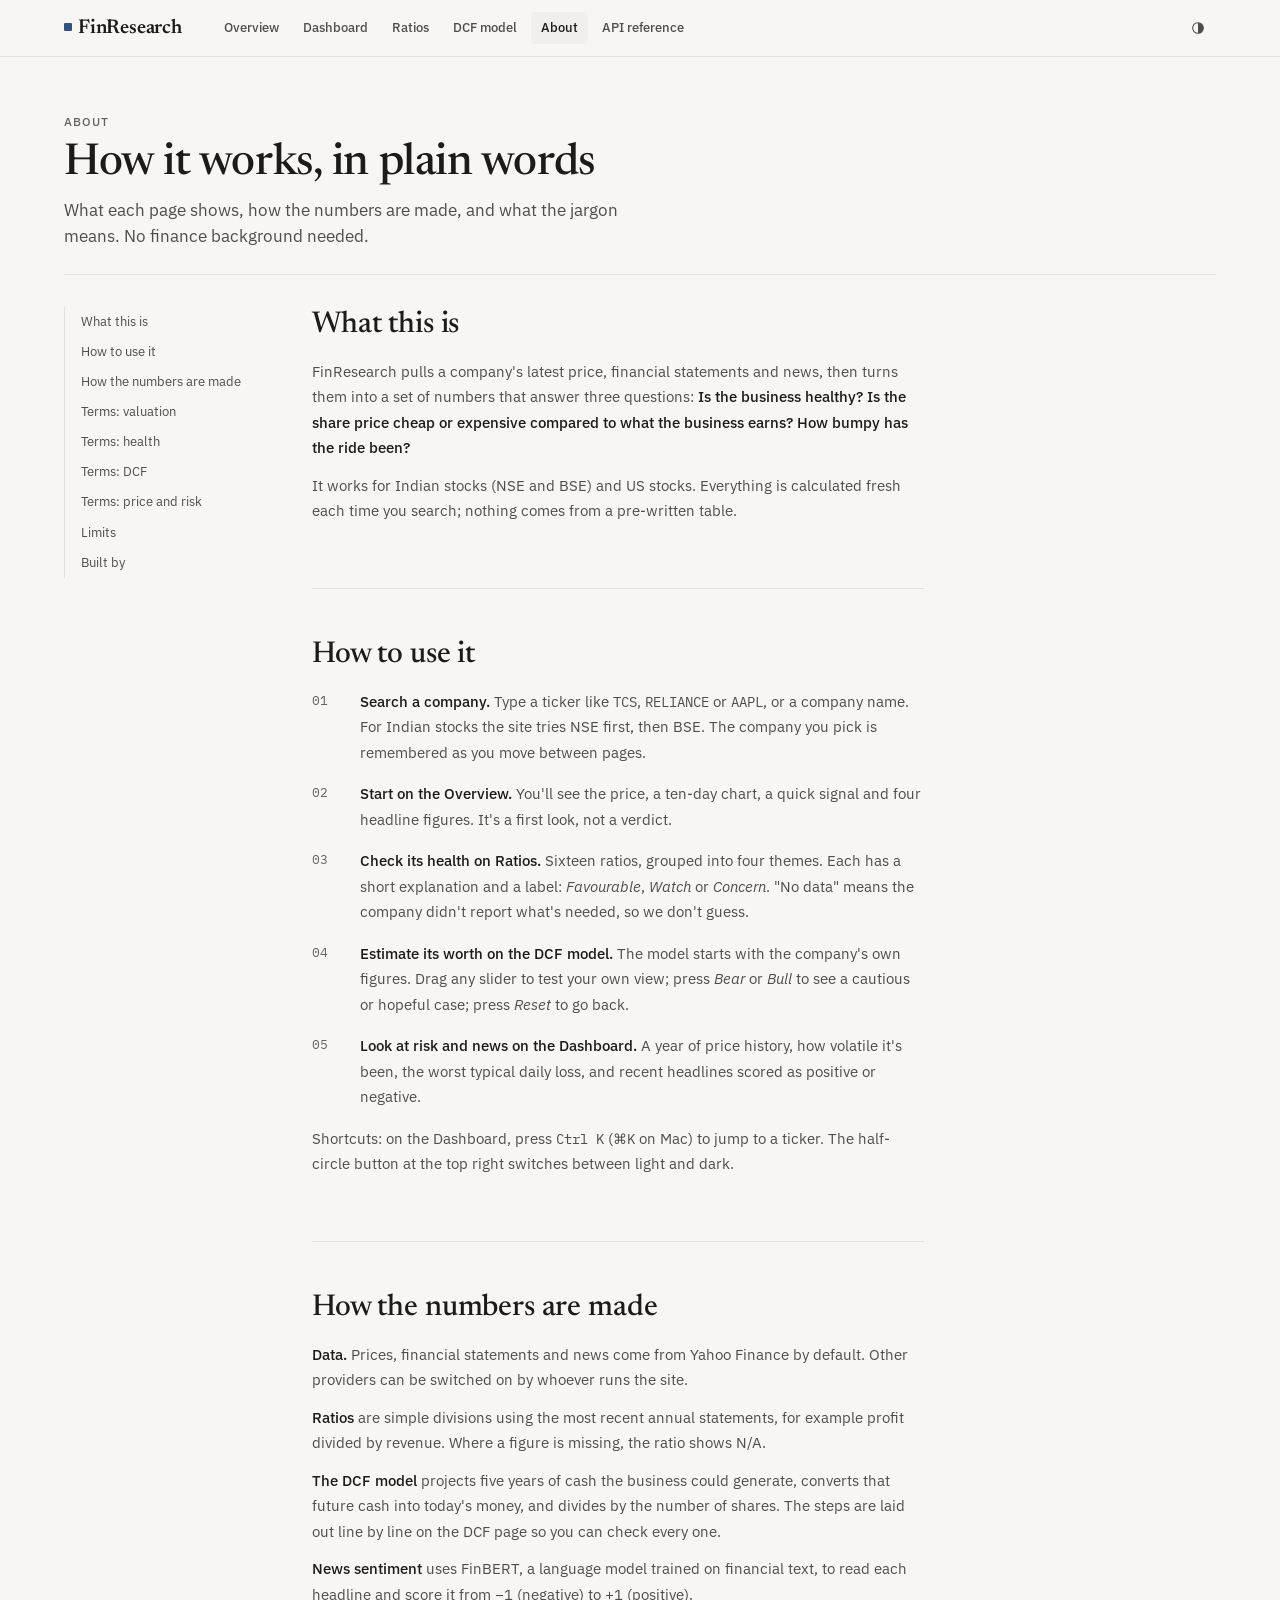
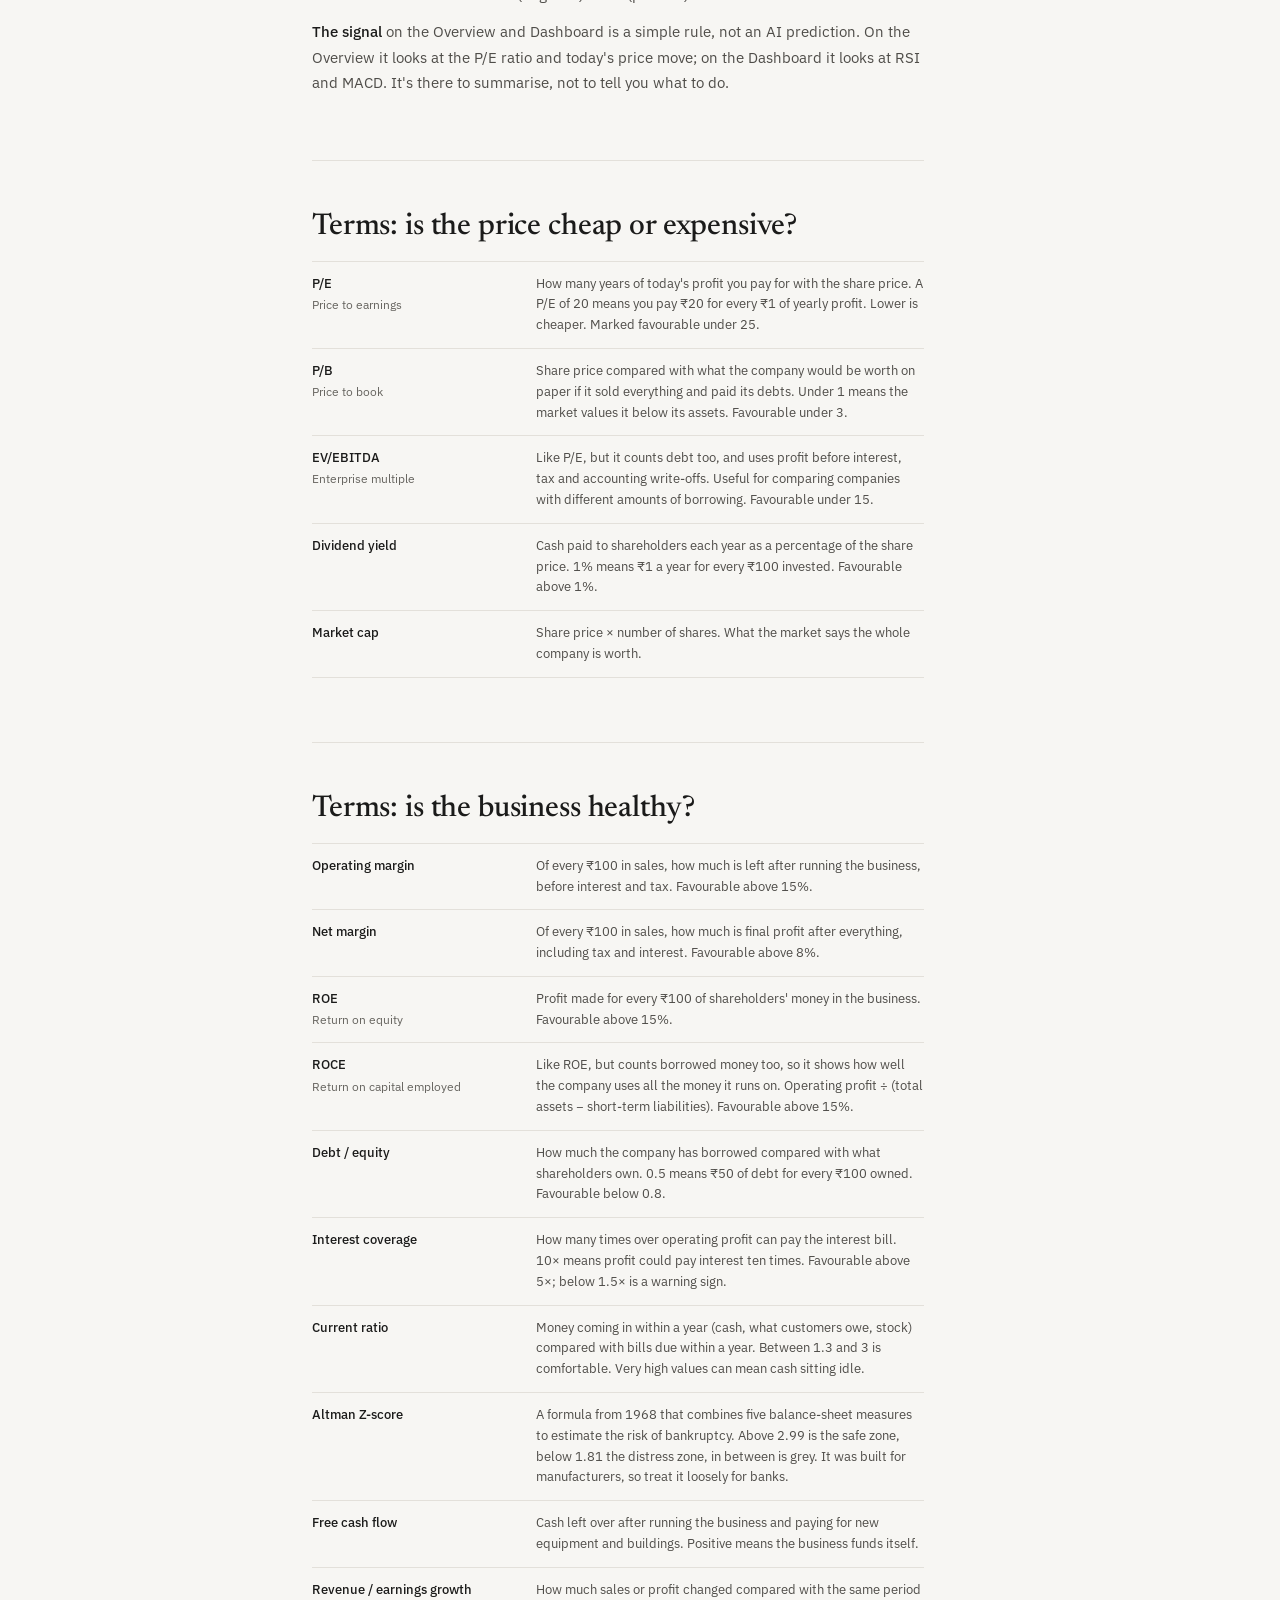
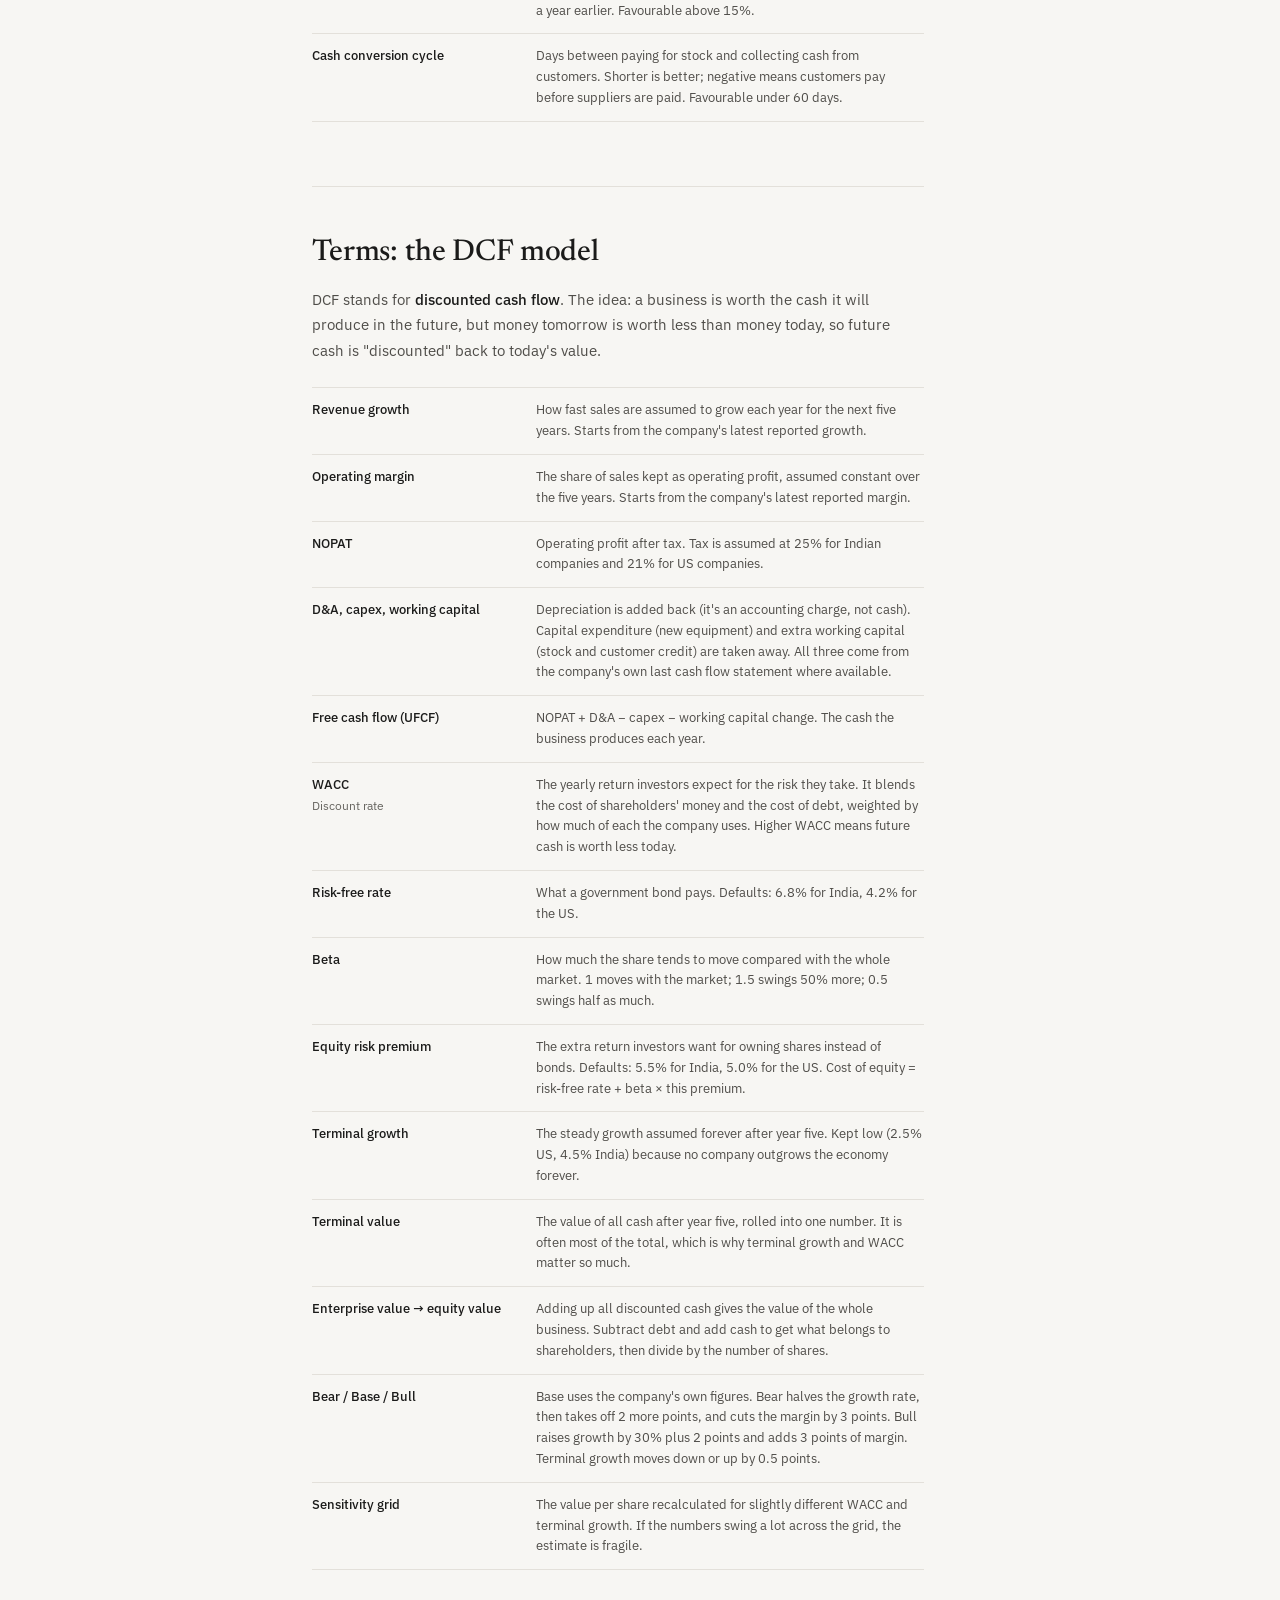
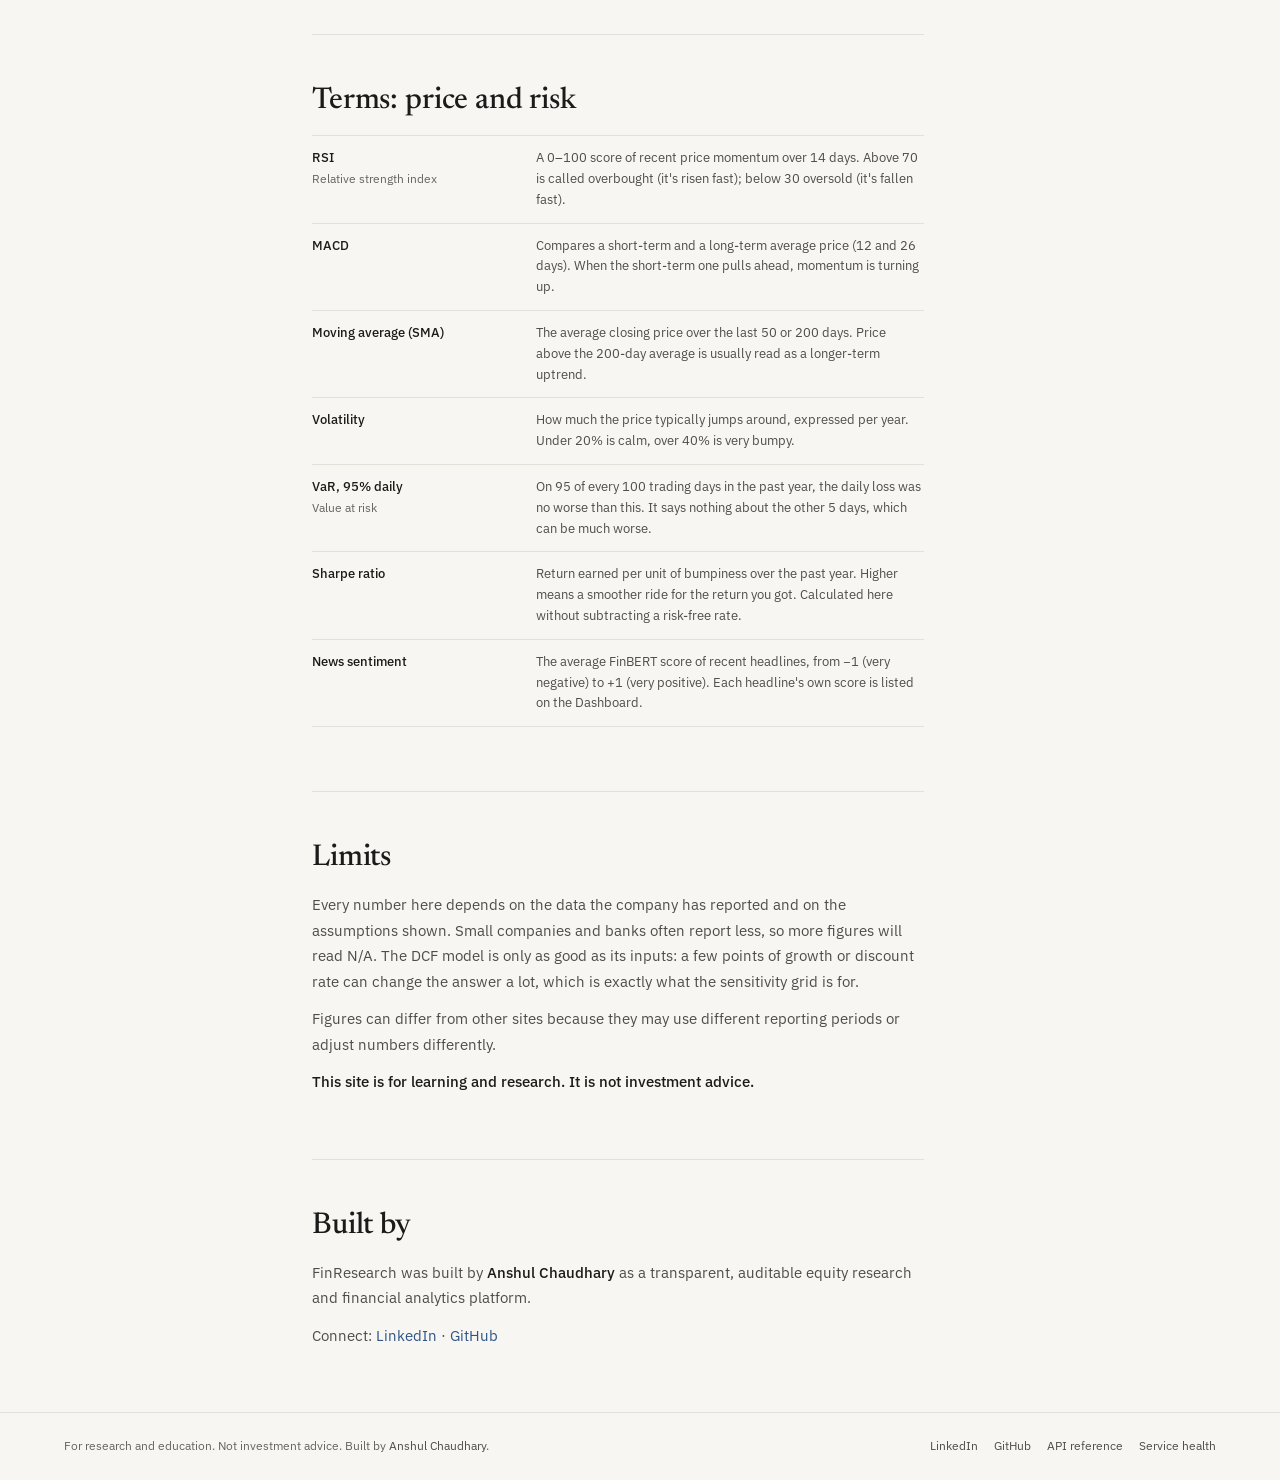
<file: static/about.html>
<!DOCTYPE html>
<html lang="en">
<head>
  <meta charset="UTF-8">
  <meta name="viewport" content="width=device-width, initial-scale=1.0">
  <title>About — FinResearch</title>
  <meta name="description" content="How FinResearch works, how to use it, and what every financial term on the site means, in plain language.">
  <script src="/static/js/theme.js"></script>
  <link rel="preconnect" href="https://fonts.googleapis.com">
  <link rel="preconnect" href="https://fonts.gstatic.com" crossorigin>
  <link href="https://fonts.googleapis.com/css2?family=IBM+Plex+Mono:wght@400;500&family=IBM+Plex+Sans:wght@400;500;600&family=Newsreader:opsz,wght@6..72,500;6..72,600&display=swap" rel="stylesheet">
  <link rel="stylesheet" href="/static/css/style.css?v=3">
</head>
<body>
  <a class="skip-link" href="#main">Skip to content</a>

  <header class="site-header">
    <div class="container">
      <a href="/" class="brand"><span class="brand-mark" aria-hidden="true"></span>FinResearch</a>
      <nav class="site-nav" aria-label="Primary">
        <ul>
          <li><a href="/">Overview</a></li>
          <li><a href="/dashboard/">Dashboard</a></li>
          <li><a href="/ratios">Ratios</a></li>
          <li><a href="/dcf">DCF model</a></li>
          <li><a href="/about" aria-current="page">About</a></li>
          <li><a href="/docs">API reference</a></li>
        </ul>
      </nav>
      <div class="header-actions">
        <button class="btn btn-ghost btn-icon" type="button" data-theme-toggle aria-label="Switch theme">
          <svg viewBox="0 0 24 24" fill="none" stroke="currentColor" stroke-width="1.6" aria-hidden="true"><circle cx="12" cy="12" r="8"/><path d="M12 4a8 8 0 0 1 0 16z" fill="currentColor" stroke="none"/></svg>
        </button>
      </div>
    </div>
  </header>

  <main id="main" class="page">
    <div class="container">
      <div class="page-head">
        <div>
          <p class="eyebrow">About</p>
          <h1 class="page-title">How it works, in plain words</h1>
          <p class="lede">What each page shows, how the numbers are made, and what the jargon means. No finance background needed.</p>
        </div>
      </div>

      <div class="about-layout">
        <nav class="toc" aria-label="On this page">
          <ol>
            <li><a href="#what">What this is</a></li>
            <li><a href="#use">How to use it</a></li>
            <li><a href="#how">How the numbers are made</a></li>
            <li><a href="#terms-valuation">Terms: valuation</a></li>
            <li><a href="#terms-health">Terms: health</a></li>
            <li><a href="#terms-dcf">Terms: DCF</a></li>
            <li><a href="#terms-market">Terms: price and risk</a></li>
            <li><a href="#limits">Limits</a></li>
            <li><a href="#author">Built by</a></li>
          </ol>
        </nav>

        <div class="prose">
          <section id="what" aria-labelledby="what-h">
            <h2 id="what-h">What this is</h2>
            <p>FinResearch pulls a company's latest price, financial statements and news, then turns them into a set of numbers that answer three questions: <strong>Is the business healthy?</strong> <strong>Is the share price cheap or expensive compared to what the business earns?</strong> <strong>How bumpy has the ride been?</strong></p>
            <p>It works for Indian stocks (NSE and BSE) and US stocks. Everything is calculated fresh each time you search; nothing comes from a pre-written table.</p>
          </section>

          <section id="use" aria-labelledby="use-h">
            <h2 id="use-h">How to use it</h2>
            <ol class="steps-list">
              <li><strong>Search a company.</strong> Type a ticker like <code>TCS</code>, <code>RELIANCE</code> or <code>AAPL</code>, or a company name. For Indian stocks the site tries NSE first, then BSE. The company you pick is remembered as you move between pages.</li>
              <li><strong>Start on the Overview.</strong> You'll see the price, a ten-day chart, a quick signal and four headline figures. It's a first look, not a verdict.</li>
              <li><strong>Check its health on Ratios.</strong> Sixteen ratios, grouped into four themes. Each has a short explanation and a label: <em>Favourable</em>, <em>Watch</em> or <em>Concern</em>. "No data" means the company didn't report what's needed, so we don't guess.</li>
              <li><strong>Estimate its worth on the DCF model.</strong> The model starts with the company's own figures. Drag any slider to test your own view; press <em>Bear</em> or <em>Bull</em> to see a cautious or hopeful case; press <em>Reset</em> to go back.</li>
              <li><strong>Look at risk and news on the Dashboard.</strong> A year of price history, how volatile it's been, the worst typical daily loss, and recent headlines scored as positive or negative.</li>
            </ol>
            <p>Shortcuts: on the Dashboard, press <code>Ctrl K</code> (<code>⌘K</code> on Mac) to jump to a ticker. The half-circle button at the top right switches between light and dark.</p>
          </section>

          <section id="how" aria-labelledby="how-h">
            <h2 id="how-h">How the numbers are made</h2>
            <p><strong>Data.</strong> Prices, financial statements and news come from Yahoo Finance by default. Other providers can be switched on by whoever runs the site.</p>
            <p><strong>Ratios</strong> are simple divisions using the most recent annual statements, for example profit divided by revenue. Where a figure is missing, the ratio shows N/A.</p>
            <p><strong>The DCF model</strong> projects five years of cash the business could generate, converts that future cash into today's money, and divides by the number of shares. The steps are laid out line by line on the DCF page so you can check every one.</p>
            <p><strong>News sentiment</strong> uses FinBERT, a language model trained on financial text, to read each headline and score it from −1 (negative) to +1 (positive).</p>
            <p><strong>The signal</strong> on the Overview and Dashboard is a simple rule, not an AI prediction. On the Overview it looks at the P/E ratio and today's price move; on the Dashboard it looks at RSI and MACD. It's there to summarise, not to tell you what to do.</p>
          </section>

          <section id="terms-valuation" aria-labelledby="tv-h">
            <h2 id="tv-h">Terms: is the price cheap or expensive?</h2>
            <dl class="glossary">
              <div><dt>P/E <small>Price to earnings</small></dt><dd>How many years of today's profit you pay for with the share price. A P/E of 20 means you pay ₹20 for every ₹1 of yearly profit. Lower is cheaper. Marked favourable under 25.</dd></div>
              <div><dt>P/B <small>Price to book</small></dt><dd>Share price compared with what the company would be worth on paper if it sold everything and paid its debts. Under 1 means the market values it below its assets. Favourable under 3.</dd></div>
              <div><dt>EV/EBITDA <small>Enterprise multiple</small></dt><dd>Like P/E, but it counts debt too, and uses profit before interest, tax and accounting write-offs. Useful for comparing companies with different amounts of borrowing. Favourable under 15.</dd></div>
              <div><dt>Dividend yield</dt><dd>Cash paid to shareholders each year as a percentage of the share price. 1% means ₹1 a year for every ₹100 invested. Favourable above 1%.</dd></div>
              <div><dt>Market cap</dt><dd>Share price × number of shares. What the market says the whole company is worth.</dd></div>
            </dl>
          </section>

          <section id="terms-health" aria-labelledby="th-h">
            <h2 id="th-h">Terms: is the business healthy?</h2>
            <dl class="glossary">
              <div><dt>Operating margin</dt><dd>Of every ₹100 in sales, how much is left after running the business, before interest and tax. Favourable above 15%.</dd></div>
              <div><dt>Net margin</dt><dd>Of every ₹100 in sales, how much is final profit after everything, including tax and interest. Favourable above 8%.</dd></div>
              <div><dt>ROE <small>Return on equity</small></dt><dd>Profit made for every ₹100 of shareholders' money in the business. Favourable above 15%.</dd></div>
              <div><dt>ROCE <small>Return on capital employed</small></dt><dd>Like ROE, but counts borrowed money too, so it shows how well the company uses all the money it runs on. Operating profit ÷ (total assets − short-term liabilities). Favourable above 15%.</dd></div>
              <div><dt>Debt / equity</dt><dd>How much the company has borrowed compared with what shareholders own. 0.5 means ₹50 of debt for every ₹100 owned. Favourable below 0.8.</dd></div>
              <div><dt>Interest coverage</dt><dd>How many times over operating profit can pay the interest bill. 10× means profit could pay interest ten times. Favourable above 5×; below 1.5× is a warning sign.</dd></div>
              <div><dt>Current ratio</dt><dd>Money coming in within a year (cash, what customers owe, stock) compared with bills due within a year. Between 1.3 and 3 is comfortable. Very high values can mean cash sitting idle.</dd></div>
              <div><dt>Altman Z-score</dt><dd>A formula from 1968 that combines five balance-sheet measures to estimate the risk of bankruptcy. Above 2.99 is the safe zone, below 1.81 the distress zone, in between is grey. It was built for manufacturers, so treat it loosely for banks.</dd></div>
              <div><dt>Free cash flow</dt><dd>Cash left over after running the business and paying for new equipment and buildings. Positive means the business funds itself.</dd></div>
              <div><dt>Revenue / earnings growth</dt><dd>How much sales or profit changed compared with the same period a year earlier. Favourable above 15%.</dd></div>
              <div><dt>Cash conversion cycle</dt><dd>Days between paying for stock and collecting cash from customers. Shorter is better; negative means customers pay before suppliers are paid. Favourable under 60 days.</dd></div>
            </dl>
          </section>

          <section id="terms-dcf" aria-labelledby="td-h">
            <h2 id="td-h">Terms: the DCF model</h2>
            <p>DCF stands for <strong>discounted cash flow</strong>. The idea: a business is worth the cash it will produce in the future, but money tomorrow is worth less than money today, so future cash is "discounted" back to today's value.</p>
            <dl class="glossary" style="margin-top: var(--s-5);">
              <div><dt>Revenue growth</dt><dd>How fast sales are assumed to grow each year for the next five years. Starts from the company's latest reported growth.</dd></div>
              <div><dt>Operating margin</dt><dd>The share of sales kept as operating profit, assumed constant over the five years. Starts from the company's latest reported margin.</dd></div>
              <div><dt>NOPAT</dt><dd>Operating profit after tax. Tax is assumed at 25% for Indian companies and 21% for US companies.</dd></div>
              <div><dt>D&amp;A, capex, working capital</dt><dd>Depreciation is added back (it's an accounting charge, not cash). Capital expenditure (new equipment) and extra working capital (stock and customer credit) are taken away. All three come from the company's own last cash flow statement where available.</dd></div>
              <div><dt>Free cash flow (UFCF)</dt><dd>NOPAT + D&amp;A − capex − working capital change. The cash the business produces each year.</dd></div>
              <div><dt>WACC <small>Discount rate</small></dt><dd>The yearly return investors expect for the risk they take. It blends the cost of shareholders' money and the cost of debt, weighted by how much of each the company uses. Higher WACC means future cash is worth less today.</dd></div>
              <div><dt>Risk-free rate</dt><dd>What a government bond pays. Defaults: 6.8% for India, 4.2% for the US.</dd></div>
              <div><dt>Beta</dt><dd>How much the share tends to move compared with the whole market. 1 moves with the market; 1.5 swings 50% more; 0.5 swings half as much.</dd></div>
              <div><dt>Equity risk premium</dt><dd>The extra return investors want for owning shares instead of bonds. Defaults: 5.5% for India, 5.0% for the US. Cost of equity = risk-free rate + beta × this premium.</dd></div>
              <div><dt>Terminal growth</dt><dd>The steady growth assumed forever after year five. Kept low (2.5% US, 4.5% India) because no company outgrows the economy forever.</dd></div>
              <div><dt>Terminal value</dt><dd>The value of all cash after year five, rolled into one number. It is often most of the total, which is why terminal growth and WACC matter so much.</dd></div>
              <div><dt>Enterprise value → equity value</dt><dd>Adding up all discounted cash gives the value of the whole business. Subtract debt and add cash to get what belongs to shareholders, then divide by the number of shares.</dd></div>
              <div><dt>Bear / Base / Bull</dt><dd>Base uses the company's own figures. Bear halves the growth rate, then takes off 2 more points, and cuts the margin by 3 points. Bull raises growth by 30% plus 2 points and adds 3 points of margin. Terminal growth moves down or up by 0.5 points.</dd></div>
              <div><dt>Sensitivity grid</dt><dd>The value per share recalculated for slightly different WACC and terminal growth. If the numbers swing a lot across the grid, the estimate is fragile.</dd></div>
            </dl>
          </section>

          <section id="terms-market" aria-labelledby="tm-h">
            <h2 id="tm-h">Terms: price and risk</h2>
            <dl class="glossary">
              <div><dt>RSI <small>Relative strength index</small></dt><dd>A 0–100 score of recent price momentum over 14 days. Above 70 is called overbought (it's risen fast); below 30 oversold (it's fallen fast).</dd></div>
              <div><dt>MACD</dt><dd>Compares a short-term and a long-term average price (12 and 26 days). When the short-term one pulls ahead, momentum is turning up.</dd></div>
              <div><dt>Moving average (SMA)</dt><dd>The average closing price over the last 50 or 200 days. Price above the 200-day average is usually read as a longer-term uptrend.</dd></div>
              <div><dt>Volatility</dt><dd>How much the price typically jumps around, expressed per year. Under 20% is calm, over 40% is very bumpy.</dd></div>
              <div><dt>VaR, 95% daily <small>Value at risk</small></dt><dd>On 95 of every 100 trading days in the past year, the daily loss was no worse than this. It says nothing about the other 5 days, which can be much worse.</dd></div>
              <div><dt>Sharpe ratio</dt><dd>Return earned per unit of bumpiness over the past year. Higher means a smoother ride for the return you got. Calculated here without subtracting a risk-free rate.</dd></div>
              <div><dt>News sentiment</dt><dd>The average FinBERT score of recent headlines, from −1 (very negative) to +1 (very positive). Each headline's own score is listed on the Dashboard.</dd></div>
            </dl>
          </section>

          <section id="limits" aria-labelledby="limits-h">
            <h2 id="limits-h">Limits</h2>
            <p>Every number here depends on the data the company has reported and on the assumptions shown. Small companies and banks often report less, so more figures will read N/A. The DCF model is only as good as its inputs: a few points of growth or discount rate can change the answer a lot, which is exactly what the sensitivity grid is for.</p>
            <p>Figures can differ from other sites because they may use different reporting periods or adjust numbers differently.</p>
            <p><strong>This site is for learning and research. It is not investment advice.</strong></p>
          </section>

          <section id="author" aria-labelledby="author-h">
            <h2 id="author-h">Built by</h2>
            <p>FinResearch was built by <strong>Anshul Chaudhary</strong> as a transparent, auditable equity research and financial analytics platform.</p>
            <p>
              Connect: <a href="https://www.linkedin.com/in/anshul-chaudhary-508138308/" target="_blank" rel="noopener noreferrer">LinkedIn</a> · 
              <a href="https://github.com/morid648" target="_blank" rel="noopener noreferrer">GitHub</a>
            </p>
          </section>
        </div>
      </div>
    </div>
  </main>

  <footer class="site-footer">
    <div class="container">
      <p>For research and education. Not investment advice. Built by <a href="https://www.linkedin.com/in/anshul-chaudhary-508138308/" target="_blank" rel="noopener noreferrer">Anshul Chaudhary</a>.</p>
      <nav aria-label="Footer">
        <a href="https://www.linkedin.com/in/anshul-chaudhary-508138308/" target="_blank" rel="noopener noreferrer">LinkedIn</a>
        <a href="https://github.com/morid648" target="_blank" rel="noopener noreferrer">GitHub</a>
        <a href="/docs">API reference</a>
        <a href="/health">Service health</a>
      </nav>
    </div>
  </footer>
</body>
</html>
</file>
<file: static/css/style.css>
/* ==========================================================================
   FinResearch — "Ledger" design system
   Quiet, editorial fintech: serif titles over a precise sans, tabular mono
   numerals, graphite neutrals, one steel-blue accent reserved for interaction.
   Green / amber / red are semantic only (gain / caution / loss).
   ========================================================================== */

:root {
  /* Neutrals (dark default) */
  --bg: #111214;
  --surface: #17181b;
  --surface-2: #1d1f23;
  --border: #2a2c31;
  --border-strong: #3a3d44;

  --text: #ecebe8;
  --text-2: #a8a6a1;
  --text-3: #8f8d88;          /* 5.6:1 on --bg — minimum for small text */

  /* The one accent */
  --accent: #8fb0d9;
  --accent-strong: #b3cbe8;
  --accent-soft: rgba(143, 176, 217, 0.12);
  --on-accent: #0d1117;

  /* Semantic */
  --gain: #5dbb86;
  --gain-soft: rgba(93, 187, 134, 0.12);
  --caution: #d9a64a;
  --caution-soft: rgba(217, 166, 74, 0.12);
  --loss: #e2735f;
  --loss-soft: rgba(226, 115, 95, 0.12);

  /* Type */
  --font-display: 'Newsreader', 'Iowan Old Style', Georgia, serif;
  --font-sans: 'IBM Plex Sans', -apple-system, BlinkMacSystemFont, 'Segoe UI', sans-serif;
  --font-mono: 'IBM Plex Mono', ui-monospace, 'SFMono-Regular', Menlo, monospace;

  --fs-xs: 0.75rem;
  --fs-sm: 0.8125rem;
  --fs-base: 0.9375rem;
  --fs-md: 1.0625rem;
  --fs-lg: 1.375rem;
  --fs-xl: 1.875rem;
  --fs-2xl: clamp(2rem, 3.6vw, 2.75rem);

  /* Space (4px grid) */
  --s-1: 4px;  --s-2: 8px;  --s-3: 12px; --s-4: 16px;
  --s-5: 24px; --s-6: 32px; --s-7: 48px; --s-8: 64px;

  --radius-sm: 4px;
  --radius: 6px;

  --shadow: 0 1px 2px rgba(0, 0, 0, 0.3);
  --shadow-pop: 0 12px 32px rgba(0, 0, 0, 0.45);

  --ease: cubic-bezier(0.2, 0, 0, 1);
  --t-fast: 120ms var(--ease);
  --t: 180ms var(--ease);

  --header-h: 56px;
  --content-w: 1200px;

  color-scheme: dark;
}

:root[data-theme="light"] {
  --bg: #f7f6f3;
  --surface: #ffffff;
  --surface-2: #f1efeb;
  --border: #e3e0da;
  --border-strong: #cfcbc3;

  --text: #1b1b1a;
  --text-2: #4f4d49;
  --text-3: #66645f;          /* 5.7:1 on --surface */

  --accent: #2f5586;
  --accent-strong: #213f66;
  --accent-soft: rgba(47, 85, 134, 0.08);
  --on-accent: #ffffff;

  --gain: #1f7a4c;
  --gain-soft: rgba(31, 122, 76, 0.09);
  --caution: #92620f;
  --caution-soft: rgba(146, 98, 15, 0.09);
  --loss: #b3412c;
  --loss-soft: rgba(179, 65, 44, 0.08);

  --shadow: 0 1px 2px rgba(20, 18, 14, 0.06);
  --shadow-pop: 0 12px 32px rgba(20, 18, 14, 0.14);

  color-scheme: light;
}

/* --------------------------------------------------------------------------
   Base
   -------------------------------------------------------------------------- */
*, *::before, *::after { box-sizing: border-box; margin: 0; padding: 0; }

html {
  font-family: var(--font-sans);
  font-size: 100%;
  line-height: 1.55;
  background: var(--bg);
  color: var(--text);
  -webkit-font-smoothing: antialiased;
  -moz-osx-font-smoothing: grayscale;
  text-rendering: optimizeLegibility;
  scroll-padding-top: calc(var(--header-h) + var(--s-4));
}

body {
  min-height: 100vh;
  font-size: var(--fs-base);
  background: var(--bg);
  display: flex;
  flex-direction: column;
}

main { flex: 1; }

a { color: var(--accent); text-decoration: none; }
a:hover { color: var(--accent-strong); }

img, svg, canvas { display: block; max-width: 100%; }
[hidden] { display: none !important; }

button, input, select, textarea { font: inherit; color: inherit; }

/* Numbers everywhere line up */
.num, table, .metric-value, [class*="-val"], [id$="Val"] { font-variant-numeric: tabular-nums; }

:focus-visible {
  outline: 2px solid var(--accent);
  outline-offset: 2px;
  border-radius: var(--radius-sm);
}

.sr-only {
  position: absolute; width: 1px; height: 1px; padding: 0; margin: -1px;
  overflow: hidden; clip: rect(0, 0, 0, 0); white-space: nowrap; border: 0;
}

.skip-link {
  position: absolute; left: var(--s-4); top: -100px; z-index: 100;
  background: var(--surface); color: var(--text); padding: var(--s-2) var(--s-3);
  border: 1px solid var(--border-strong); border-radius: var(--radius);
}
.skip-link:focus { top: var(--s-2); }

@media (prefers-reduced-motion: reduce) {
  *, *::before, *::after { transition: none !important; animation: none !important; scroll-behavior: auto !important; }
}

/* --------------------------------------------------------------------------
   Layout
   -------------------------------------------------------------------------- */
.container {
  width: 100%;
  max-width: var(--content-w);
  margin: 0 auto;
  padding: 0 var(--s-5);
}

.page { padding: var(--s-7) 0 var(--s-8); }

.section { padding: var(--s-8) 0; border-top: 1px solid var(--border); }
.section:first-of-type { border-top: 0; }

.stack > * + * { margin-top: var(--s-4); }

/* --------------------------------------------------------------------------
   Typography
   -------------------------------------------------------------------------- */
.eyebrow {
  font-size: var(--fs-xs);
  font-weight: 500;
  letter-spacing: 0.08em;
  text-transform: uppercase;
  color: var(--text-3);
}

.display, h1.page-title {
  font-family: var(--font-display);
  font-weight: 500;
  font-size: var(--fs-2xl);
  line-height: 1.12;
  letter-spacing: -0.01em;
  color: var(--text);
}

h2, .h2 {
  font-family: var(--font-display);
  font-weight: 500;
  font-size: var(--fs-xl);
  line-height: 1.2;
  letter-spacing: -0.005em;
}

h3, .h3 {
  font-family: var(--font-sans);
  font-size: var(--fs-md);
  font-weight: 600;
  line-height: 1.35;
}

.lede { font-size: var(--fs-md); color: var(--text-2); max-width: 60ch; }
.muted { color: var(--text-2); }
.subtle { color: var(--text-3); font-size: var(--fs-sm); }
.mono { font-family: var(--font-mono); }

.page-head {
  display: flex;
  flex-wrap: wrap;
  align-items: flex-end;
  justify-content: space-between;
  gap: var(--s-5);
  padding-bottom: var(--s-5);
  margin-bottom: var(--s-6);
  border-bottom: 1px solid var(--border);
}
.page-head .eyebrow { margin-bottom: var(--s-2); }
.page-head p { margin-top: var(--s-2); }

.section-head { max-width: 640px; margin-bottom: var(--s-6); }
.section-head .eyebrow { margin-bottom: var(--s-2); }
.section-head p { margin-top: var(--s-3); color: var(--text-2); }

/* --------------------------------------------------------------------------
   Header / navigation
   -------------------------------------------------------------------------- */
.site-header {
  position: sticky;
  top: 0;
  z-index: 40;
  background: var(--bg);
  border-bottom: 1px solid var(--border);
}

.site-header .container {
  display: flex;
  align-items: center;
  gap: var(--s-6);
  height: var(--header-h);
}

.brand {
  display: inline-flex;
  align-items: baseline;
  gap: 6px;
  color: var(--text);
  font-family: var(--font-display);
  font-size: 1.25rem;
  font-weight: 600;
  letter-spacing: -0.01em;
  white-space: nowrap;
}
.brand:hover { color: var(--text); }
.brand-mark {
  width: 8px; height: 8px;
  background: var(--accent);
  border-radius: 1px;
  transform: translateY(-2px);
}

.site-nav { flex: 1; min-width: 0; }
.site-nav ul {
  display: flex;
  gap: var(--s-1);
  list-style: none;
  overflow-x: auto;
  scrollbar-width: none;
}
.site-nav ul::-webkit-scrollbar { display: none; }

.site-nav a {
  display: block;
  padding: 6px 10px;
  border-radius: var(--radius-sm);
  color: var(--text-2);
  font-size: var(--fs-sm);
  font-weight: 500;
  white-space: nowrap;
  transition: color var(--t-fast), background-color var(--t-fast);
}
.site-nav a:hover { color: var(--text); background: var(--surface-2); }
.site-nav a[aria-current="page"] { color: var(--text); background: var(--surface-2); }

.header-actions { display: flex; align-items: center; gap: var(--s-2); }

@media (max-width: 760px) {
  .site-header .container { height: auto; flex-wrap: wrap; row-gap: 0; padding-top: var(--s-2); }
  .brand { order: 1; }
  .header-actions { order: 2; margin-left: auto; }
  .site-nav { order: 3; flex-basis: 100%; margin: 0 calc(-1 * var(--s-2)); padding-bottom: var(--s-1); }
  .header-actions .btn-label-lg { display: none; }
}

/* --------------------------------------------------------------------------
   Buttons
   -------------------------------------------------------------------------- */
.btn {
  display: inline-flex;
  align-items: center;
  justify-content: center;
  gap: var(--s-2);
  min-height: 36px;
  padding: 0 14px;
  border: 1px solid var(--border-strong);
  border-radius: var(--radius);
  background: var(--surface);
  color: var(--text);
  font-size: var(--fs-sm);
  font-weight: 500;
  line-height: 1;
  white-space: nowrap;
  cursor: pointer;
  user-select: none;
  transition: background-color var(--t-fast), border-color var(--t-fast), color var(--t-fast);
}
.btn:hover { background: var(--surface-2); border-color: var(--text-3); color: var(--text); }
.btn:disabled { opacity: 0.55; cursor: progress; }

.btn-primary {
  background: var(--accent);
  border-color: var(--accent);
  color: var(--on-accent);
}
.btn-primary:hover { background: var(--accent-strong); border-color: var(--accent-strong); color: var(--on-accent); }

.btn-ghost { background: transparent; border-color: transparent; color: var(--text-2); }
.btn-ghost:hover { background: var(--surface-2); border-color: transparent; }

.btn-sm { min-height: 30px; padding: 0 10px; font-size: var(--fs-xs); }
.btn-icon { width: 36px; padding: 0; }
.btn svg { width: 16px; height: 16px; flex-shrink: 0; }

/* --------------------------------------------------------------------------
   Inputs
   -------------------------------------------------------------------------- */
.search {
  display: flex;
  align-items: stretch;
  gap: var(--s-2);
  width: 100%;
  max-width: 420px;
}
.search-field {
  flex: 1;
  min-width: 0;
  display: flex;
  align-items: center;
  gap: var(--s-2);
  padding: 0 var(--s-3);
  min-height: 38px;
  background: var(--surface);
  border: 1px solid var(--border-strong);
  border-radius: var(--radius);
  transition: border-color var(--t-fast);
}
.search-field:focus-within { border-color: var(--accent); }
.search-field svg { width: 16px; height: 16px; color: var(--text-3); flex-shrink: 0; }
.search-field input {
  flex: 1;
  min-width: 0;
  background: transparent;
  border: 0;
  outline: 0;
  font-family: var(--font-mono);
  font-size: var(--fs-sm);
  letter-spacing: 0.02em;
}
.search-field input::placeholder { color: var(--text-3); font-family: var(--font-sans); letter-spacing: 0; }

/* Preset / quick-pick row */
.presets { display: flex; flex-wrap: wrap; align-items: center; gap: var(--s-1) var(--s-2); }
.presets-label { font-size: var(--fs-xs); color: var(--text-3); margin-right: var(--s-1); }

.chip, .ticker-btn, .chip-btn {
  min-height: 28px;
  padding: 0 10px;
  border: 1px solid var(--border);
  border-radius: var(--radius-sm);
  background: transparent;
  color: var(--text-2);
  font-family: var(--font-mono);
  font-size: var(--fs-xs);
  cursor: pointer;
  transition: color var(--t-fast), border-color var(--t-fast), background-color var(--t-fast);
}
.chip:hover, .ticker-btn:hover, .chip-btn:hover { color: var(--text); border-color: var(--border-strong); }
.chip.active, .ticker-btn.active, .chip-btn.active {
  color: var(--text);
  border-color: var(--accent);
  background: var(--accent-soft);
}

/* Segmented control (tabs, timeframes, scenarios) */
.segmented {
  display: inline-flex;
  padding: 2px;
  gap: 2px;
  background: var(--surface-2);
  border: 1px solid var(--border);
  border-radius: var(--radius);
  max-width: 100%;
  overflow-x: auto;
  scrollbar-width: none;
}
.segmented::-webkit-scrollbar { display: none; }
.segmented > button {
  min-height: 30px;
  padding: 0 12px;
  border: 0;
  border-radius: var(--radius-sm);
  background: transparent;
  color: var(--text-2);
  font-size: var(--fs-sm);
  font-weight: 500;
  white-space: nowrap;
  cursor: pointer;
  transition: color var(--t-fast), background-color var(--t-fast);
}
.segmented > button:hover { color: var(--text); }
.segmented > button.active,
.segmented > button[aria-selected="true"],
.segmented > button[aria-pressed="true"] {
  background: var(--surface);
  color: var(--text);
  box-shadow: var(--shadow);
}

/* --------------------------------------------------------------------------
   Panels, stats, badges
   -------------------------------------------------------------------------- */
.panel {
  background: var(--surface);
  border: 1px solid var(--border);
  border-radius: var(--radius);
}
.panel-pad { padding: var(--s-5); }
.panel-head {
  display: flex;
  align-items: baseline;
  justify-content: space-between;
  gap: var(--s-4);
  flex-wrap: wrap;
  padding: var(--s-4) var(--s-5);
  border-bottom: 1px solid var(--border);
}
.panel-head h2, .panel-head h3 { font-family: var(--font-sans); font-size: var(--fs-base); font-weight: 600; }
.panel-body { padding: var(--s-5); }

/* A row of figures separated by hairlines — the core "ledger" pattern */
.figures {
  display: grid;
  grid-template-columns: repeat(auto-fit, minmax(160px, 1fr));
  border: 1px solid var(--border);
  border-radius: var(--radius);
  background: var(--surface);
}
.figure {
  padding: var(--s-4) var(--s-5);
  border-right: 1px solid var(--border);
  min-width: 0;
}
.figure:last-child { border-right: 0; }
.figure-label { font-size: var(--fs-xs); color: var(--text-3); margin-bottom: var(--s-2); }
.figure-value {
  font-family: var(--font-mono);
  font-size: var(--fs-lg);
  font-weight: 500;
  letter-spacing: -0.01em;
  line-height: 1.2;
  display: flex;
  align-items: baseline;
  flex-wrap: wrap;
  gap: var(--s-2);
}
.figure-value.lg { font-size: var(--fs-xl); }

@media (max-width: 760px) {
  .figure { border-right: 0; border-bottom: 1px solid var(--border); }
  .figure:last-child { border-bottom: 0; }
}

/* One badge component; legacy class names from the page scripts map onto it */
.badge,
.score-badge, .delta-badge, .ratio-metric-pill {
  display: inline-flex;
  align-items: center;
  gap: 4px;
  padding: 2px 7px;
  border-radius: var(--radius-sm);
  font-family: var(--font-sans);
  font-size: var(--fs-xs);
  font-weight: 500;
  line-height: 1.5;
  white-space: nowrap;
  color: var(--text-2);
  background: var(--surface-2);
  font-variant-numeric: tabular-nums;
}
.badge.gain, .score-badge.bullish, .delta-badge.gain, .ratio-metric-pill.good { color: var(--gain); background: var(--gain-soft); }
.badge.caution, .score-badge.neutral, .ratio-metric-pill.caution { color: var(--caution); background: var(--caution-soft); }
.badge.loss, .score-badge.bearish, .delta-badge.loss, .ratio-metric-pill.danger { color: var(--loss); background: var(--loss-soft); }
.delta-badge.neutral { color: var(--text-2); background: var(--surface-2); }

.up, .gain-text { color: var(--gain); }
.down, .loss-text { color: var(--loss); }

/* Alerts (error / loading) — JS toggles display, so layout lives here */
.alert {
  align-items: center;
  gap: var(--s-3);
  padding: var(--s-3) var(--s-4);
  margin-bottom: var(--s-5);
  border: 1px solid var(--border);
  border-left-width: 3px;
  border-radius: var(--radius);
  background: var(--surface);
  font-size: var(--fs-sm);
  color: var(--text-2);
}
.alert-error { border-left-color: var(--loss); color: var(--text); }
.alert-info { border-left-color: var(--accent); }
.alert > span:not(.spinner) { flex: 1; }

/* Loading: previous content stays in place and dims — no layout shift, no motion */
.studio .studio-body,
body .figures, body .dash-grid {
  transition: opacity var(--t);
}
.studio.is-loading .studio-body,
body.is-loading .figures,
body.is-loading .dash-grid { opacity: 0.45; }
.alert-close {
  background: none; border: 0; color: var(--text-3); cursor: pointer;
  width: 28px; height: 28px; border-radius: var(--radius-sm); font-size: 1.1rem; line-height: 1;
}
.alert-close:hover { color: var(--text); background: var(--surface-2); }

/* Indeterminate progress: a thin bar sweeping left to right (calmer than a spinning ring) */
.spinner {
  position: relative;
  width: 48px; height: 2px; flex-shrink: 0;
  background: var(--border);
  border-radius: 1px;
  overflow: hidden;
}
.spinner::after {
  content: "";
  position: absolute; top: 0; left: 0;
  width: 40%; height: 100%;
  background: var(--accent);
  border-radius: 1px;
  animation: progress 1.1s var(--ease) infinite;
}
@keyframes progress { from { transform: translateX(-100%); } to { transform: translateX(250%); } }
@media (prefers-reduced-motion: reduce) {
  .spinner::after { animation: none !important; width: 100%; opacity: 0.6; }
}
@keyframes spin { to { transform: rotate(360deg); } }
.spin { animation: spin 1s linear infinite; }

/* --------------------------------------------------------------------------
   Tables
   -------------------------------------------------------------------------- */
.table-wrap { overflow-x: auto; }
.table {
  width: 100%;
  border-collapse: collapse;
  font-size: var(--fs-sm);
}
.table th, .table td {
  padding: 10px var(--s-4);
  border-bottom: 1px solid var(--border);
  text-align: right;
  white-space: nowrap;
}
.table thead th {
  font-weight: 500;
  font-size: var(--fs-xs);
  color: var(--text-3);
  background: var(--surface);
}
.table td { font-family: var(--font-mono); }
.table tbody th {
  font-weight: 400;
  font-size: var(--fs-sm);
  color: var(--text-2);
}
.table th:first-child, .table td:first-child {
  text-align: left;
  position: sticky;
  left: 0;
  background: var(--surface);
  z-index: 1;
}
.table tbody tr:last-child > * { border-bottom: 0; }
.table tbody tr:hover > * { background: var(--surface-2); }
.table tr.row-total > * { color: var(--text); font-weight: 600; border-top: 1px solid var(--border-strong); }
.table tr.row-dim > * { color: var(--text-3); font-size: var(--fs-xs); }
.table tr.highlight-row > * { color: var(--text); font-weight: 600; background: var(--surface-2); }

/* --------------------------------------------------------------------------
   Toast
   -------------------------------------------------------------------------- */
.toast-container {
  position: fixed;
  right: var(--s-5);
  bottom: var(--s-5);
  z-index: 60;
  display: flex;
  flex-direction: column;
  gap: var(--s-2);
  pointer-events: none;
}
.toast, .toast-item {
  display: flex;
  align-items: center;
  gap: var(--s-2);
  max-width: 360px;
  padding: 10px 14px;
  background: var(--surface);
  border: 1px solid var(--border-strong);
  border-radius: var(--radius);
  box-shadow: var(--shadow-pop);
  font-size: var(--fs-sm);
  color: var(--text);
  transition: opacity var(--t), transform var(--t);
}
.toast { opacity: 0; transform: translateY(6px); }
.toast.show { opacity: 1; transform: none; }
.toast svg { width: 16px; height: 16px; color: var(--gain); flex-shrink: 0; }

/* --------------------------------------------------------------------------
   Footer
   -------------------------------------------------------------------------- */
.site-footer {
  border-top: 1px solid var(--border);
  padding: var(--s-5) 0;
  font-size: var(--fs-xs);
  color: var(--text-3);
}
.site-footer .container {
  display: flex;
  flex-wrap: wrap;
  justify-content: space-between;
  gap: var(--s-3) var(--s-5);
}
.site-footer nav { display: flex; flex-wrap: wrap; gap: var(--s-4); }
.site-footer a { color: var(--text-2); }
.site-footer a:hover { color: var(--text); }

/* ==========================================================================
   Page: Overview (/)
   ========================================================================== */
.intro { padding: var(--s-8) 0 var(--s-7); }
.intro .display { max-width: 18ch; }
.intro .lede { margin-top: var(--s-4); }
.intro-actions { display: flex; flex-wrap: wrap; gap: var(--s-3); margin-top: var(--s-5); }

.studio { overflow: hidden; }
.studio-toolbar {
  display: flex;
  flex-wrap: wrap;
  align-items: center;
  justify-content: space-between;
  gap: var(--s-3) var(--s-5);
  padding: var(--s-4) var(--s-5);
  border-bottom: 1px solid var(--border);
}
.studio .alert { margin: var(--s-4) var(--s-5) 0; }

.studio-body {
  display: grid;
  grid-template-columns: minmax(0, 1.55fr) minmax(0, 1fr);
}
.studio-main { padding: var(--s-5); border-right: 1px solid var(--border); min-width: 0; }
.studio-side { padding: var(--s-5); min-width: 0; }

.quote-head {
  display: flex;
  flex-wrap: wrap;
  align-items: flex-end;
  justify-content: space-between;
  gap: var(--s-3);
  margin-bottom: var(--s-4);
}
.quote-symbol { font-family: var(--font-mono); font-size: var(--fs-xs); color: var(--text-3); letter-spacing: 0.04em; }
.quote-name { font-family: var(--font-display); font-size: var(--fs-lg); font-weight: 500; line-height: 1.25; margin-top: 2px; }
.quote-price { display: flex; align-items: baseline; gap: var(--s-3); }
.stock-hero-price { font-family: var(--font-mono); font-size: var(--fs-xl); font-weight: 500; letter-spacing: -0.02em; }
.stock-hero-change { font-family: var(--font-mono); font-size: var(--fs-sm); font-weight: 500; }

.chart-canvas-box { position: relative; height: 240px; }

.verdict {
  display: flex;
  align-items: center;
  justify-content: space-between;
  gap: var(--s-4);
  margin-top: var(--s-5);
  padding: var(--s-4) 0;
  border-top: 1px solid var(--border);
  border-bottom: 1px solid var(--border);
}
.verdict-signal { font-family: var(--font-display); font-size: var(--fs-lg); font-weight: 500; margin-top: 2px; color: var(--text); }
.verdict[data-tone="risk"] .verdict-signal { color: var(--loss); }
.verdict[data-tone="positive"] .verdict-signal { color: var(--gain); }
.verdict-confidence { font-family: var(--font-mono); font-size: var(--fs-sm); color: var(--text-2); text-align: right; }

.snippets-head { display: flex; flex-wrap: wrap; justify-content: space-between; align-items: center; gap: var(--s-3); margin: var(--s-5) 0 var(--s-3); }
.snippets { display: grid; grid-template-columns: 1fr 1fr; gap: 0; border-top: 1px solid var(--border); }
.snippet { padding: var(--s-3) 0; border-bottom: 1px solid var(--border); min-width: 0; }
.snippet:nth-child(odd) { padding-right: var(--s-4); }
.snippet:nth-child(even) { padding-left: var(--s-4); border-left: 1px solid var(--border); }
.snippet-label { font-size: var(--fs-xs); color: var(--text-3); }
.snippet-value { font-family: var(--font-mono); font-size: var(--fs-sm); margin: 4px 0 2px; overflow-wrap: anywhere; }
.snippet-text { font-size: var(--fs-xs); color: var(--text-2); line-height: 1.45; }

.scorecards { list-style: none; }
.scorecard {
  display: flex;
  justify-content: space-between;
  align-items: flex-start;
  gap: var(--s-4);
  padding: var(--s-4) 0;
  border-bottom: 1px solid var(--border);
}
.scorecard:first-child { padding-top: 0; }
.scorecard:last-child { border-bottom: 0; }
.scorecard-title { font-weight: 500; font-size: var(--fs-sm); }
.scorecard-desc { font-size: var(--fs-xs); color: var(--text-2); margin-top: 2px; line-height: 1.45; }
.side-note { margin-top: var(--s-4); font-size: var(--fs-xs); color: var(--text-3); line-height: 1.5; }

.capabilities {
  display: grid;
  grid-template-columns: repeat(auto-fit, minmax(240px, 1fr));
  border-top: 1px solid var(--border);
}
.capability { padding: var(--s-5) var(--s-5) var(--s-5) 0; border-bottom: 1px solid var(--border); }
.capability h3 { margin-bottom: var(--s-2); }
.capability p { color: var(--text-2); font-size: var(--fs-sm); max-width: 44ch; }

.code-block { overflow: hidden; }
.code-block .panel-head { padding: var(--s-2) var(--s-3); align-items: center; }
.code-content {
  padding: var(--s-5);
  font-family: var(--font-mono);
  font-size: var(--fs-sm);
  line-height: 1.7;
  color: var(--text);
  overflow-x: auto;
  tab-size: 2;
}

.faq { border-top: 1px solid var(--border); max-width: 760px; }
.faq-item { border-bottom: 1px solid var(--border); }
.faq-question {
  width: 100%;
  display: flex;
  align-items: center;
  justify-content: space-between;
  gap: var(--s-4);
  padding: var(--s-4) 0;
  background: none;
  border: 0;
  text-align: left;
  font-size: var(--fs-base);
  font-weight: 500;
  cursor: pointer;
}
.faq-question:hover { color: var(--accent-strong); }
.faq-chevron { width: 16px; height: 16px; color: var(--text-3); transition: transform var(--t); flex-shrink: 0; }
.faq-item.active .faq-chevron { transform: rotate(180deg); }
.faq-answer { display: none; padding: 0 0 var(--s-5); color: var(--text-2); font-size: var(--fs-sm); max-width: 68ch; }
.faq-item.active .faq-answer { display: block; }

@media (max-width: 960px) {
  .studio-body { grid-template-columns: 1fr; }
  .studio-main { border-right: 0; border-bottom: 1px solid var(--border); }
}
@media (max-width: 560px) {
  .snippets { grid-template-columns: 1fr; }
  .snippet:nth-child(n) { padding-left: 0; padding-right: 0; border-left: 0; }
  .studio-main, .studio-side, .studio-toolbar { padding-left: var(--s-4); padding-right: var(--s-4); }
}

/* ==========================================================================
   Page: Ratios
   ========================================================================== */
.ratio-toolbar { display: flex; flex-wrap: wrap; align-items: center; justify-content: space-between; gap: var(--s-4); margin-bottom: var(--s-6); }

.confidence-note { font-size: var(--fs-sm); color: var(--text-2); }
.confidence-note strong { color: var(--text); font-weight: 500; }

.ratio-segment-section { margin-bottom: var(--s-7); }
.ratio-segment-head { display: flex; flex-wrap: wrap; align-items: baseline; justify-content: space-between; gap: var(--s-2) var(--s-5); margin-bottom: var(--s-4); }
.ratio-segment-head h2 { font-size: var(--fs-lg); }
.ratio-segment-head p { color: var(--text-2); font-size: var(--fs-sm); max-width: 60ch; }

.ratios-grid {
  display: grid;
  grid-template-columns: repeat(4, minmax(0, 1fr));
  background: var(--surface);
  border: 1px solid var(--border);
  border-radius: var(--radius);
}
.ratio-metric-card {
  padding: var(--s-5);
  border-right: 1px solid var(--border);
  display: flex;
  flex-direction: column;
  min-width: 0;
}
.ratio-metric-card:last-child { border-right: 0; }
.ratio-metric-label {
  display: flex;
  align-items: flex-start;
  justify-content: space-between;
  gap: var(--s-2);
  font-size: var(--fs-sm);
  color: var(--text-2);
  margin-bottom: var(--s-3);
}
.ratio-metric-value {
  font-family: var(--font-mono);
  font-size: var(--fs-xl);
  font-weight: 500;
  letter-spacing: -0.02em;
  line-height: 1.15;
  overflow-wrap: anywhere;
}
.ratio-metric-explain { font-size: var(--fs-xs); color: var(--text-2); line-height: 1.5; margin-top: var(--s-3); flex: 1; }
.ratio-benchmark-box { font-size: var(--fs-xs); color: var(--text-3); margin-top: var(--s-3); padding-top: var(--s-3); border-top: 1px solid var(--border); }

@media (max-width: 1000px) {
  .ratios-grid { grid-template-columns: repeat(2, minmax(0, 1fr)); }
  .ratio-metric-card:nth-child(2n) { border-right: 0; }
  .ratio-metric-card:nth-child(-n+2) { border-bottom: 1px solid var(--border); }
}
@media (max-width: 560px) {
  .ratios-grid { grid-template-columns: 1fr; }
  .ratio-metric-card { border-right: 0; border-bottom: 1px solid var(--border); }
  .ratio-metric-card:last-child { border-bottom: 0; }
}

/* ==========================================================================
   Page: DCF
   ========================================================================== */
.dcf-layout {
  display: grid;
  grid-template-columns: 320px minmax(0, 1fr);
  gap: var(--s-6);
  align-items: start;
}
.dcf-controls { position: sticky; top: calc(var(--header-h) + var(--s-4)); }
.dcf-controls .panel-body > * + * { margin-top: var(--s-5); }

.control-group label, .control-label-row {
  display: flex;
  align-items: baseline;
  justify-content: space-between;
  gap: var(--s-3);
  font-size: var(--fs-sm);
  color: var(--text-2);
  margin-bottom: var(--s-2);
}
.control-value-display { font-family: var(--font-mono); color: var(--text); font-size: var(--fs-sm); }
.source-tag { font-size: 0.6875rem; color: var(--text-3); margin-left: 6px; font-family: var(--font-sans); }

.dcf-slider {
  -webkit-appearance: none;
  appearance: none;
  width: 100%;
  height: 20px;
  background: transparent;
  cursor: pointer;
}
.dcf-slider::-webkit-slider-runnable-track { height: 2px; background: var(--border-strong); border-radius: 1px; }
.dcf-slider::-moz-range-track { height: 2px; background: var(--border-strong); border-radius: 1px; }
.dcf-slider::-webkit-slider-thumb {
  -webkit-appearance: none;
  width: 14px; height: 14px;
  margin-top: -6px;
  border-radius: 50%;
  background: var(--text);
  border: 2px solid var(--bg);
  box-shadow: 0 0 0 1px var(--border-strong);
}
.dcf-slider::-moz-range-thumb {
  width: 12px; height: 12px;
  border-radius: 50%;
  background: var(--text);
  border: 2px solid var(--bg);
}
.dcf-slider:focus-visible { outline: none; }
.dcf-slider:focus-visible::-webkit-slider-thumb { box-shadow: 0 0 0 3px var(--accent); }
.dcf-slider:focus-visible::-moz-range-thumb { box-shadow: 0 0 0 3px var(--accent); }

.wacc-summary {
  display: flex;
  justify-content: space-between;
  align-items: baseline;
  padding-top: var(--s-4);
  border-top: 1px solid var(--border);
  font-size: var(--fs-sm);
}
.wacc-summary strong { font-family: var(--font-mono); font-weight: 500; font-size: var(--fs-md); }

.dcf-main > * + * { margin-top: var(--s-5); }

.valuation-verdict { font-size: var(--fs-md); }
.valuation-verdict.positive { color: var(--gain); }
.valuation-verdict.negative { color: var(--loss); }

.bridge { list-style: none; }
.bridge li {
  display: flex;
  justify-content: space-between;
  align-items: baseline;
  gap: var(--s-4);
  padding: 10px 0;
  border-bottom: 1px solid var(--border);
  font-size: var(--fs-sm);
  color: var(--text-2);
}
.bridge li:last-child { border-bottom: 0; }
.bridge li span:last-child { font-family: var(--font-mono); color: var(--text); white-space: nowrap; }
.bridge li.subtotal { color: var(--text); font-weight: 500; }
.bridge li.total { color: var(--text); font-weight: 600; border-top: 1px solid var(--border-strong); }
.bridge li.total span:last-child { font-size: var(--fs-md); }

.two-col { display: grid; grid-template-columns: 1fr 1fr; gap: var(--s-5); }

.table.sensitivity-table td.active-cell { background: var(--accent-soft); color: var(--text); font-weight: 600; box-shadow: inset 0 0 0 1px var(--accent); }

@media (max-width: 1000px) {
  .dcf-layout { grid-template-columns: 1fr; }
  .dcf-controls { position: static; }
  .two-col { grid-template-columns: 1fr; }
}

/* ==========================================================================
   Page: Dashboard
   ========================================================================== */
.dash-grid {
  display: grid;
  grid-template-columns: minmax(0, 2fr) minmax(0, 1fr);
  gap: var(--s-5);
  margin-top: var(--s-5);
}
.dash-grid > .span-2 { grid-column: 1 / -1; }

.chart-container { position: relative; height: 300px; }
.chart-container canvas { width: 100%; height: 100%; }
.chart-empty {
  position: absolute; inset: 0;
  display: flex; align-items: center; justify-content: center;
  color: var(--text-3); font-size: var(--fs-sm);
}

.consensus-verdict { font-family: var(--font-display); font-size: var(--fs-xl); font-weight: 500; line-height: 1.1; }
.consensus-verdict.buy { color: var(--gain); }
.consensus-verdict.hold { color: var(--caution); }
.consensus-verdict.sell { color: var(--loss); }

.meter { margin: var(--s-4) 0 var(--s-2); height: 4px; background: var(--surface-2); border-radius: 2px; overflow: hidden; }
.meter > div { height: 100%; background: var(--text-2); border-radius: 2px; transition: width var(--t); }
.meter-scale { display: flex; justify-content: space-between; font-size: 0.6875rem; color: var(--text-3); font-family: var(--font-mono); }

.kv { list-style: none; margin-top: var(--s-5); border-top: 1px solid var(--border); }
.kv li { display: flex; justify-content: space-between; gap: var(--s-4); padding: 10px 0; border-bottom: 1px solid var(--border); font-size: var(--fs-sm); color: var(--text-2); }
.kv li:last-child { border-bottom: 0; }
.kv li span:last-child { font-family: var(--font-mono); color: var(--text); text-align: right; }

.steps { list-style: none; counter-reset: step; }
.reasoning-step-item { border-bottom: 1px solid var(--border); }
.reasoning-step-item:last-child { border-bottom: 0; }
.reasoning-step-header {
  width: 100%;
  display: flex;
  align-items: center;
  justify-content: space-between;
  gap: var(--s-3);
  padding: var(--s-3) 0;
  background: none;
  border: 0;
  text-align: left;
  cursor: pointer;
  font-size: var(--fs-sm);
  font-weight: 500;
}
.reasoning-step-header:hover .agent-tag { color: var(--accent-strong); }
.agent-tag { display: flex; align-items: baseline; gap: var(--s-2); }
.agent-tag .step-no { font-family: var(--font-mono); font-size: var(--fs-xs); color: var(--text-3); }
.reasoning-step-content { display: none; padding: 0 0 var(--s-4); font-size: var(--fs-sm); color: var(--text-2); line-height: 1.55; }
.reasoning-step-item.active .reasoning-step-content { display: block; }

.news-item { padding: var(--s-3) 0; border-bottom: 1px solid var(--border); }
.news-item:first-child { padding-top: 0; }
.news-item:last-child { border-bottom: 0; }
.news-meta { display: flex; justify-content: space-between; align-items: center; gap: var(--s-3); font-size: var(--fs-xs); color: var(--text-3); margin-bottom: 4px; }
.news-title { font-size: var(--fs-sm); line-height: 1.45; }

/* Command palette */
.modal-backdrop {
  position: fixed; inset: 0; z-index: 80;
  display: none;
  align-items: flex-start; justify-content: center;
  padding: 12vh var(--s-4) var(--s-4);
  background: rgba(10, 10, 12, 0.55);
}
.modal-backdrop.open { display: flex; }
.command-palette-card {
  width: 100%; max-width: 520px;
  background: var(--surface);
  border: 1px solid var(--border-strong);
  border-radius: var(--radius);
  box-shadow: var(--shadow-pop);
  overflow: hidden;
}
.command-input-row { display: flex; align-items: center; gap: var(--s-3); padding: var(--s-3) var(--s-4); border-bottom: 1px solid var(--border); }
.command-input-row svg { width: 16px; height: 16px; color: var(--text-3); }
.command-input { flex: 1; background: transparent; border: 0; outline: 0; font-size: var(--fs-base); }
.kbd-shortcut {
  font-family: var(--font-mono); font-size: 0.6875rem; color: var(--text-3);
  border: 1px solid var(--border); border-radius: var(--radius-sm); padding: 1px 5px;
}
.command-results-list { list-style: none; padding: var(--s-1); max-height: 320px; overflow-y: auto; }
.command-item {
  display: flex; justify-content: space-between; align-items: center; gap: var(--s-3);
  width: 100%;
  padding: 10px var(--s-3);
  border: 0; border-radius: var(--radius-sm);
  background: none; text-align: left; cursor: pointer;
  font-size: var(--fs-sm); color: var(--text-2);
}
.command-item:hover, .command-item.selected { background: var(--surface-2); color: var(--text); }

@media (max-width: 960px) {
  .dash-grid { grid-template-columns: 1fr; }
}

/* ==========================================================================
   Page: About
   ========================================================================== */
.about-layout {
  display: grid;
  grid-template-columns: 200px minmax(0, 1fr);
  gap: var(--s-7);
  align-items: start;
}
.toc { position: sticky; top: calc(var(--header-h) + var(--s-5)); font-size: var(--fs-sm); }
.toc ol { list-style: none; border-left: 1px solid var(--border); }
.toc a { display: block; padding: 5px 0 5px var(--s-4); color: var(--text-2); margin-left: -1px; border-left: 1px solid transparent; }
.toc a:hover { color: var(--text); border-left-color: var(--text-3); }

.prose { max-width: 68ch; }
.prose section + section { margin-top: var(--s-8); padding-top: var(--s-7); border-top: 1px solid var(--border); }
.prose h2 { margin-bottom: var(--s-4); }
.prose h3 { margin: var(--s-6) 0 var(--s-3); }
.prose p, .prose li { color: var(--text-2); line-height: 1.7; }
.prose p + p { margin-top: var(--s-3); }
.prose strong { color: var(--text); font-weight: 500; }
.prose code { font-family: var(--font-mono); font-size: 0.9em; }

.steps-list { list-style: none; counter-reset: s; margin-top: var(--s-4); }
.steps-list li { counter-increment: s; position: relative; padding: 0 0 var(--s-4) var(--s-7); }
.steps-list li::before {
  content: counter(s, decimal-leading-zero);
  position: absolute; left: 0; top: 1px;
  font-family: var(--font-mono); font-size: var(--fs-sm); color: var(--text-3);
}

.glossary { border-top: 1px solid var(--border); }
.glossary > div {
  display: grid;
  grid-template-columns: minmax(150px, 34%) minmax(0, 1fr);
  gap: var(--s-4);
  padding: var(--s-3) 0;
  border-bottom: 1px solid var(--border);
}
.glossary dt { font-weight: 500; color: var(--text); font-size: var(--fs-sm); }
.glossary dt small { display: block; font-weight: 400; color: var(--text-3); font-size: var(--fs-xs); margin-top: 2px; }
.glossary dd { color: var(--text-2); font-size: var(--fs-sm); line-height: 1.6; }

@media (max-width: 860px) {
  .about-layout { grid-template-columns: 1fr; gap: var(--s-5); }
  .toc { position: static; }
  .toc ol { display: flex; flex-wrap: wrap; gap: 0 var(--s-4); border-left: 0; }
  .toc a { padding-left: 0; border-left: 0; }
}
@media (max-width: 560px) {
  .glossary > div { grid-template-columns: 1fr; gap: var(--s-1); }
}
</file>
